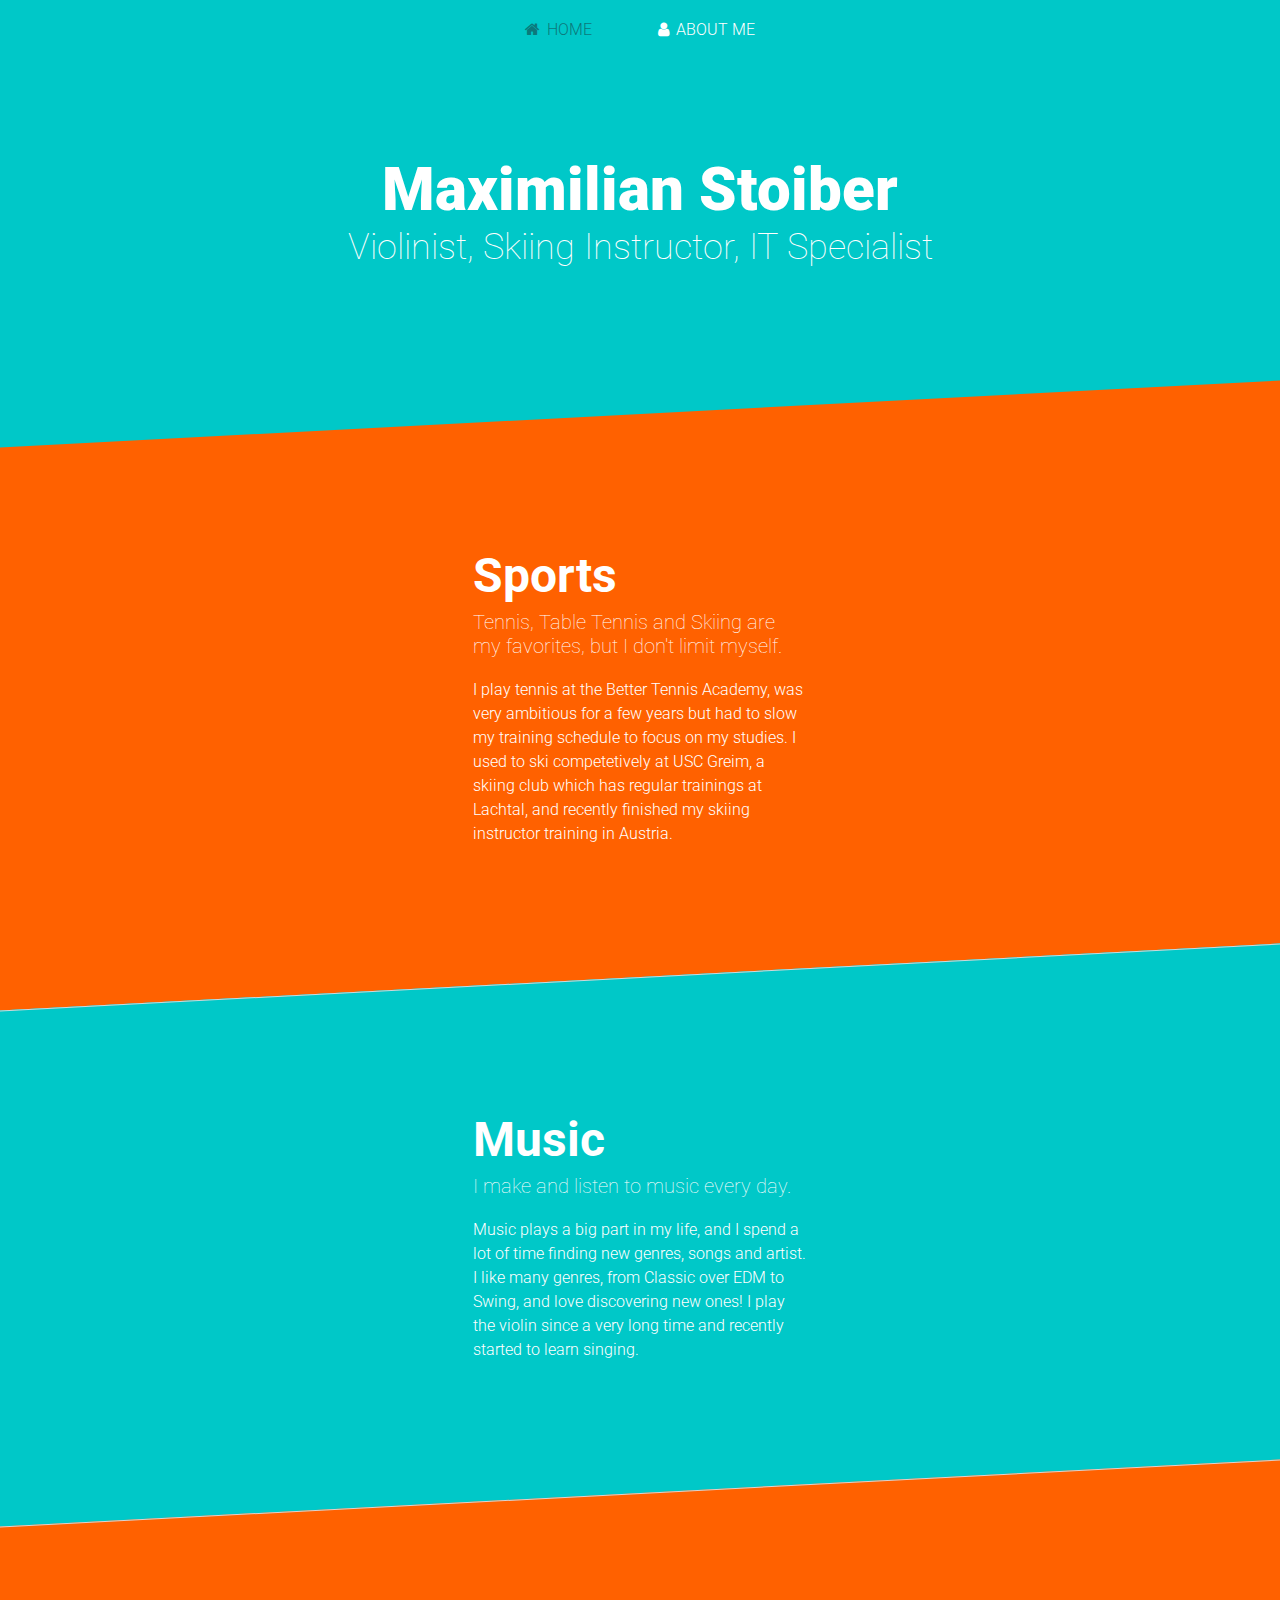
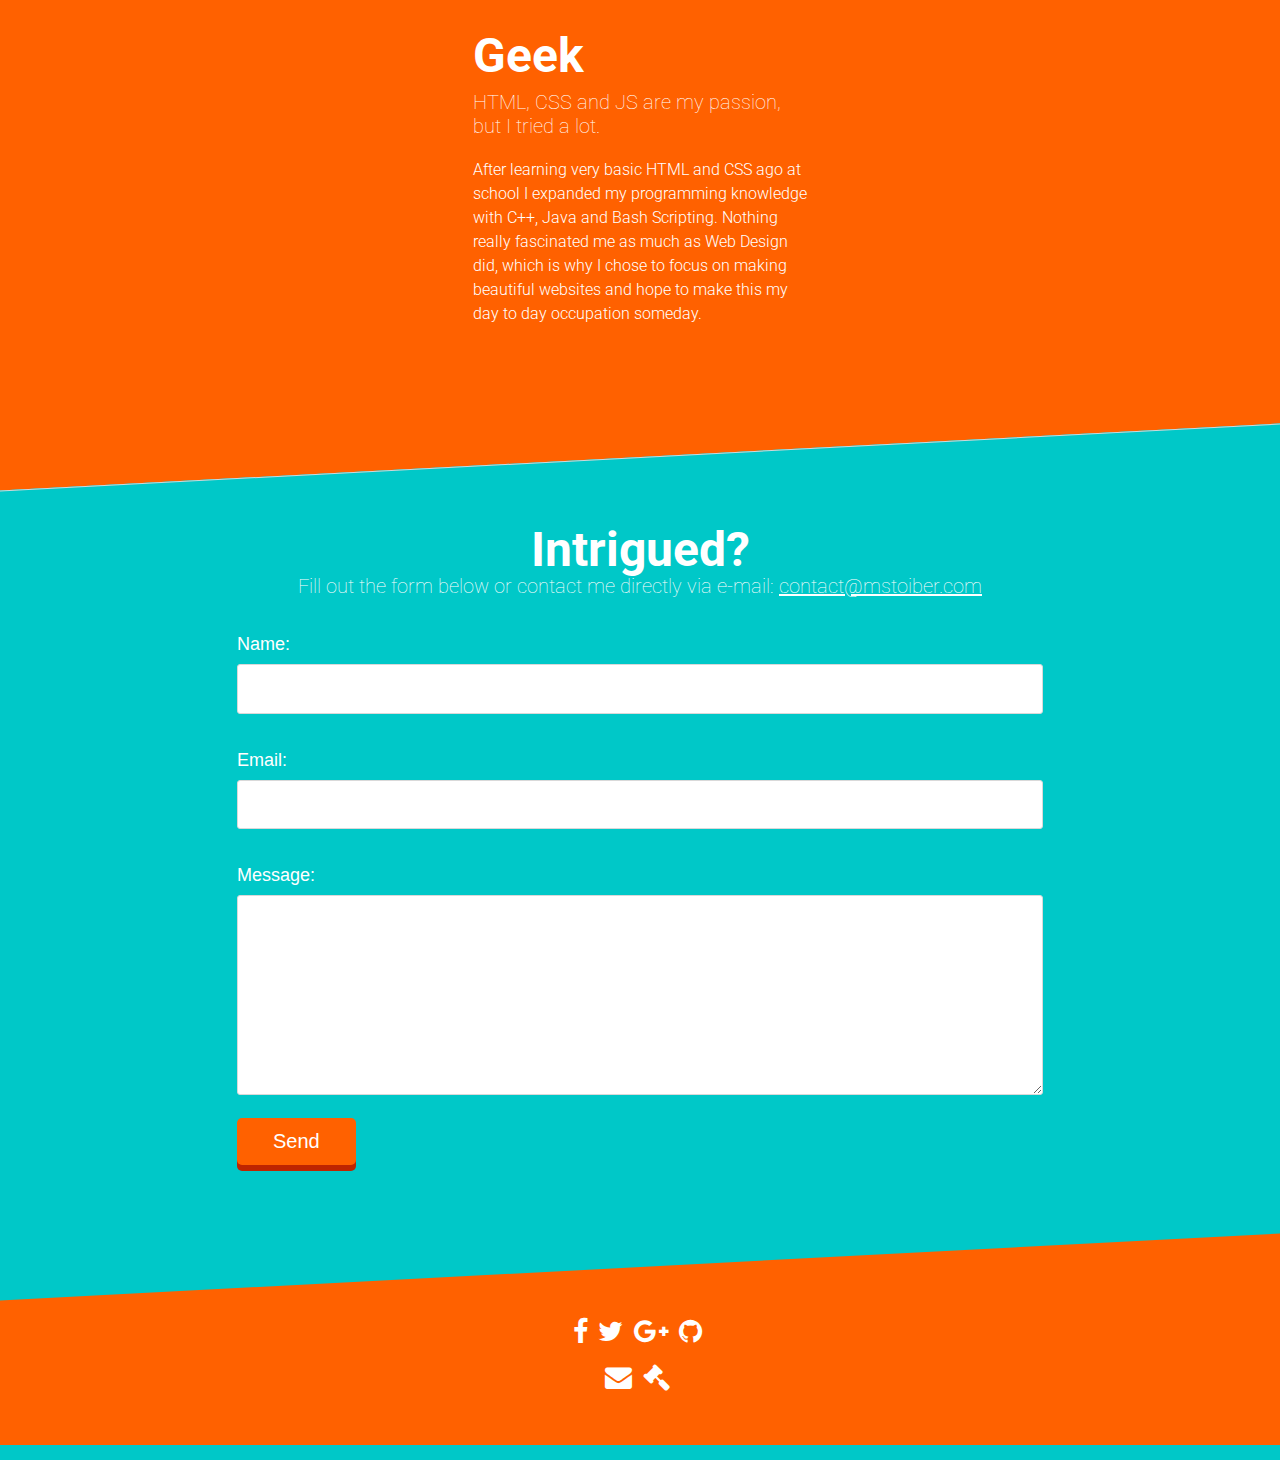
<file: about.html>
<!doctype html>
<html lang="en">
<head>
	<script src="js/jquery-2.1.0.min.js"></script>

	<meta charset="UTF-8">
	<meta name="viewport" content="width=device-width,height=device-height,initial-scale=1,minimum-scale=1,maximum-scale=1"/>
	<link rel="shortcut icon" href="favicon.ico" type="image/x-icon" />
	<meta name="description" content="Webdesign exactly to your needs - I make your ideas come to life">
	<link rel="author" href="https://plus.google.com/+MaxStoiber" />
	<meta property="og:title" content="Maximilian Stoiber"/>
	<meta property="og:description" content="Maximilian Stoibers Personal Website, including Information About him and his Portfolio"/>
	<meta property="og:image" content="http://www.mstoiber.com/img/bild03_square.jpg"/>

	<link rel="stylesheet" href="css/normalize.css">
	<link rel="stylesheet" href="css/grid.css">
	<link rel="stylesheet" href="css/style.css">
	<link rel="stylesheet" href="css/about.css">
	<link href="//netdna.bootstrapcdn.com/font-awesome/4.1.0/css/font-awesome.min.css" rel="stylesheet">
	<link href='http://fonts.googleapis.com/css?family=Roboto:100,300,700,900' rel='stylesheet' type='text/css'>
	

	<title>Maximilian Stoiber Webdesign</title>
</head>
<body>

	<!-- Start Navbar -->
	<header class="slide slideRight">
			<ul id="navToggle" class="burger slideRight">
				<li></li><li></li><li></li>
			</ul>
	</header>

	<nav class="slide slideLeft">
		<ul>
			<li><a href="index.html"><i class="fa fa-home"></i>HOME</a></li>
			<li><a href="about.html" class="active"><i class="fa fa-user"></i>ABOUT ME</a></li>
			<!-- <li><a href="#"><i class="fa fa-suitcase"></i>WORK</a></li> -->
		</ul>
	</nav>
	<!-- End Navbar -->
	
	
	<div class="content slide slideRight">
		<!-- Begin Front Page -->
		<section id="frontpage" role="banner">
			<div class="grid-container">
				<h1 class="fptext title">Maximilian Stoiber</h1>
				<h2 class="fptext subtitle">Violinist, Skiing Instructor, IT Specialist</h2>
			</div>
		</section>
		<!-- End Front Page -->

		<!-- Begin Skills -->
		<div role="main">
			<section class="skills">
				<div class="grid-container">
					<div class="grid-30 suffix-35 prefix-35">
						<h1>Sports</h1>
						<h3>Tennis, Table Tennis and Skiing are my favorites, but I don't limit myself.</h3>
						<p>I play tennis at the Better Tennis Academy, was very ambitious for a few years but had to slow my training schedule to focus on my studies. I used to ski competetively at USC Greim, a skiing club which has regular trainings at Lachtal, and recently finished my skiing instructor training in Austria.</p>
					</div>
				</div>
			</section>
			<section class="skills cyan">
				<div class="grid-container">
					<div class="grid-30 suffix-35 prefix-35">
						<h1>Music</h1>
						<h3>I make and listen to music every day.</h3>
						<p>Music plays a big part in my life, and I spend a lot of time finding new genres, songs and artist. I like many genres, from Classic over EDM to Swing, and love discovering new ones! I play the violin since a very long time and recently started to learn singing.</p>
					</div>
				</div>
			</section>
			<section class="skills">
				<div class="grid-container">
					<div class="grid-30 suffix-35 prefix-35">
						<h1>Geek</h1>
						<h3>HTML, CSS and JS are my passion, but I tried a lot.</h3>
						<p>After learning very basic HTML and CSS ago at school I expanded my programming knowledge with C++, Java and Bash Scripting. Nothing really fascinated me as much as Web Design did, which is why I chose to focus on making beautiful websites and hope to make this my day to day occupation someday.</p>
					</div>
				</div>
			</section>
		</div>
		<!-- End Skills -->

		<!-- Begin Contact -->
		<section id="contact" role="form">
			<div class="grid-container">
				
				<div class="grid-70 prefix-15 suffix-15">
					<h1>Intrigued?</h1>
				<h3>Fill out the form below or contact me directly via e-mail: <a href="mailto:contact@mstoiber.com">contact@mstoiber.com</a></h3>
					<div class="form-messages"></div>
					<form id="ajax-contact" method="post" action="mailer.php">
					    <div class="field">
					        <label for="name">Name:</label>
					        <input type="text" id="name" name="name" required>
					    </div>

					    <div class="field">
					        <label for="email">Email:</label>
					        <input type="email" id="email" name="email" required>
					    </div>

					    <div class="field">
					        <label for="message">Message:</label>
					        <textarea id="message" name="message" required></textarea>
					    </div>

					    <div class="field">
					        <button type="submit" class="btn-blue btn-callToAction">Send</button>
					    </div>
					</form>
				</div>
			</div>
		</section>
		<!-- End Contact -->

		<!-- Begin Footer -->
		<section id="footer" role="contentinfo">
			<div class="end">
				<ul>
					<li><a href="http://facebook.com/JustStoiber" target="_blank"><i class="fa fa-facebook fa-2x fa-black" title="Facebook" alt="facebook"></i></a></li>

					<li><a href="http://twitter.com/mstoiber05" target="_blank"><i class="fa fa-twitter fa-2x fa-black" title="Twitter" alt="Twitter"></i></a></li>

					<li><a href="http://plus.google.com/+MaxStoiber?rel=author" target="_blank"><i class="fa fa-google-plus fa-2x fa-black" title="Google+" alt="Google+"></i></a></li>

					<li><a href="http://github.com/mstoiber"><i class="fa fa-github fa-2x fa-black" title="GitHub" alt="GitHub"></i></a></li>
				</ul>
				<ul>
					<li><a href="mailto:contact@mstoiber.com" target="_blank"><i class="fa fa-envelope fa-2x fa-black" title="E-Mail" alt="E-Mail"></i></a></li>
					<li><a href="impressum.html"><i class="fa fa-gavel fa-2x fa-black" title="Impressum" alt="Impressum"></i></a></li>
				</ul>
			</div>
		</section>
		<!-- End Footer -->
	</div>

	<script type="text/javascript" src="app.js"></script>
	<script type="text/javascript" src="js/prefixfree.min.js"></script>
	<script type="text/javascript" src="js/skrollr.min.js"></script>
	<script type="text/javascript" src="js/scroll.js"></script>
	<script type="text/javascript" src="js/modernizr.js"></script>
	<script>
	  (function(i,s,o,g,r,a,m){i['GoogleAnalyticsObject']=r;i[r]=i[r]||function(){
	  (i[r].q=i[r].q||[]).push(arguments)},i[r].l=1*new Date();a=s.createElement(o),
	  m=s.getElementsByTagName(o)[0];a.async=1;a.src=g;m.parentNode.insertBefore(a,m)
	  })(window,document,'script','//www.google-analytics.com/analytics.js','ga');
	  ga('create', 'UA-49258834-1', 'auto');
	  ga('send', 'pageview');
	</script>
	<script type="text/javascript">
		if (typeof jQuery == 'undefined')
			document.write(unescape("%3Cscript src='js/jquery-2.1.0.min.js'" + "type='text/javascript'%3E%3C/script%3E"))
	</script>
	<script type="text/javascript" language="javascript" src="js/trunk.js"></script>
	</body>
</html>
</file>
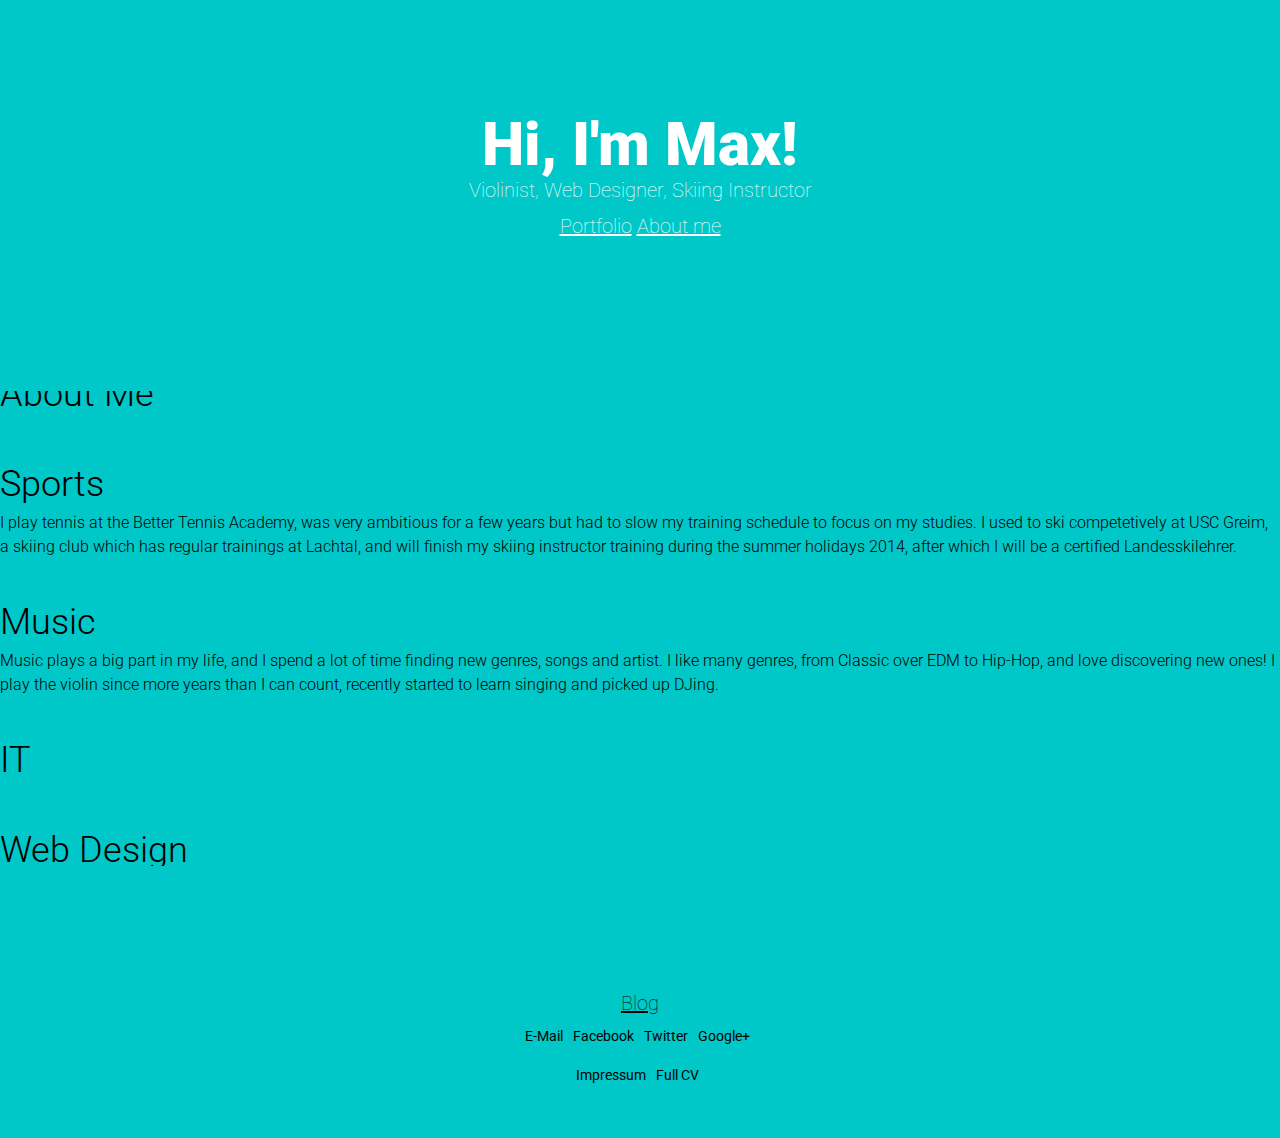
<file: aboutme.html>
<!doctype html>
<html lang="en">
<head>
	<meta charset="UTF-8">
	<meta name="viewport" content="width=device-width, user-scalable=no">
	<meta name=”description” content=”Maximilian Stoibers personal Website, including his personal blog”>
	<link rel=”author” href=”https://plus.google.com/+MaxStoiber“/>
	<meta property=”og:title” content=”Maximilian Stoibers personal website”/>
	<meta property=”og:description” content=”Maximilian Stoibers personal website, including his awesome blog with highly informative articles”/>
	<meta property=”og:image” content=”http://www.mstoiber.com/img/bild04_square.jpg”/>

	<link rel="stylesheet" href="css/normalize.css">
	<link rel="stylesheet" href="css/style.css">
	<link href='http://fonts.googleapis.com/css?family=Roboto:400,700|Source+Sans+Pro|Roboto+Slab:300' rel='stylesheet' type='text/css'>
	<title>Maximilian Stoiber</title>
</head>
<body>

	<!-- Begin Front Page -->
	<div id="frontpage">
		<div class="prob">
			<h1 class="fptext title">Hi, I'm Max!</h1>
			<h3 class="fptext subtitle">Violinist, Web Designer, Skiing Instructor</p>
			<a href="#work" class="btn">Portfolio</a>
			<a href="#aboutme" class="btn">About me</a>
		</div>
	</div>
	<!-- End Front Page -->

	<div class="main">

		<!-- Begin Main Area -->
		<div class="three">
			<h2 class="heading">About Me</h2>
		</div>
		<div class="three">
			<h2 class="subheading">Sports</h2>
			<p>I play tennis at the Better Tennis Academy, was very ambitious for a few years but had to slow my training schedule to focus on my studies. I used to ski competetively at USC Greim, a skiing club which has regular trainings at Lachtal, and will finish my skiing instructor training during the summer holidays 2014, after which I will be a certified Landesskilehrer.</p>
		</div>
		<div class="three">
			<h2 class="subheading">Music</h2>
			<p>Music plays a big part in my life, and I spend a lot of time finding new genres, songs and artist. I like many genres, from Classic over EDM to Hip-Hop, and love discovering new ones! I play the violin since more years than I can count, recently started to learn singing and picked up DJing.</p>
		</div>
		<div class="three">
			<h2 class="heading" id="work">IT</h2>
		</div>
		<div class="three">
			<h2 class="subheading">Web Design</h2>
			<p>After learning very basic HTML and CSS ago at school, I tried my hand on Java and C++, but my heart always was with heads and bodies, classes and IDs. I found Twitter Bootstrap a few years later, and from there on I learned as much as I could.</p>
		</div>
		<!-- End Main Area -->

		<!-- Begin Footer -->
		<div id="footer">
			<div class="end">
				<h3 class="cap"><a href="blog.html">Blog</a></h3>
				<ul>
					<li><a href="mailto:contact@mstoiber.com" target="_blank">E-Mail</a></li>
					<li><a href="http://facebook.com/JustStoiber" target="_blank">Facebook</a></li>
					<li><a href="http://twitter.com/mstoiber05" target="_blank">Twitter</a></li>
					<li><a href="http://plus.google.com/+MaxStoiber" target="_blank">Google+</a></li>
				</ul>
			</div>
			<div class="end">
				<ul>
					<li><a href="impressum.html">Impressum</a></li>
					<li><a href="cv.pdf">Full CV</a></li>
				</ul>
			</div>
		</div>
		<!-- End Footer -->

	</div> <!-- .main -->
</body>
</html>
</file>
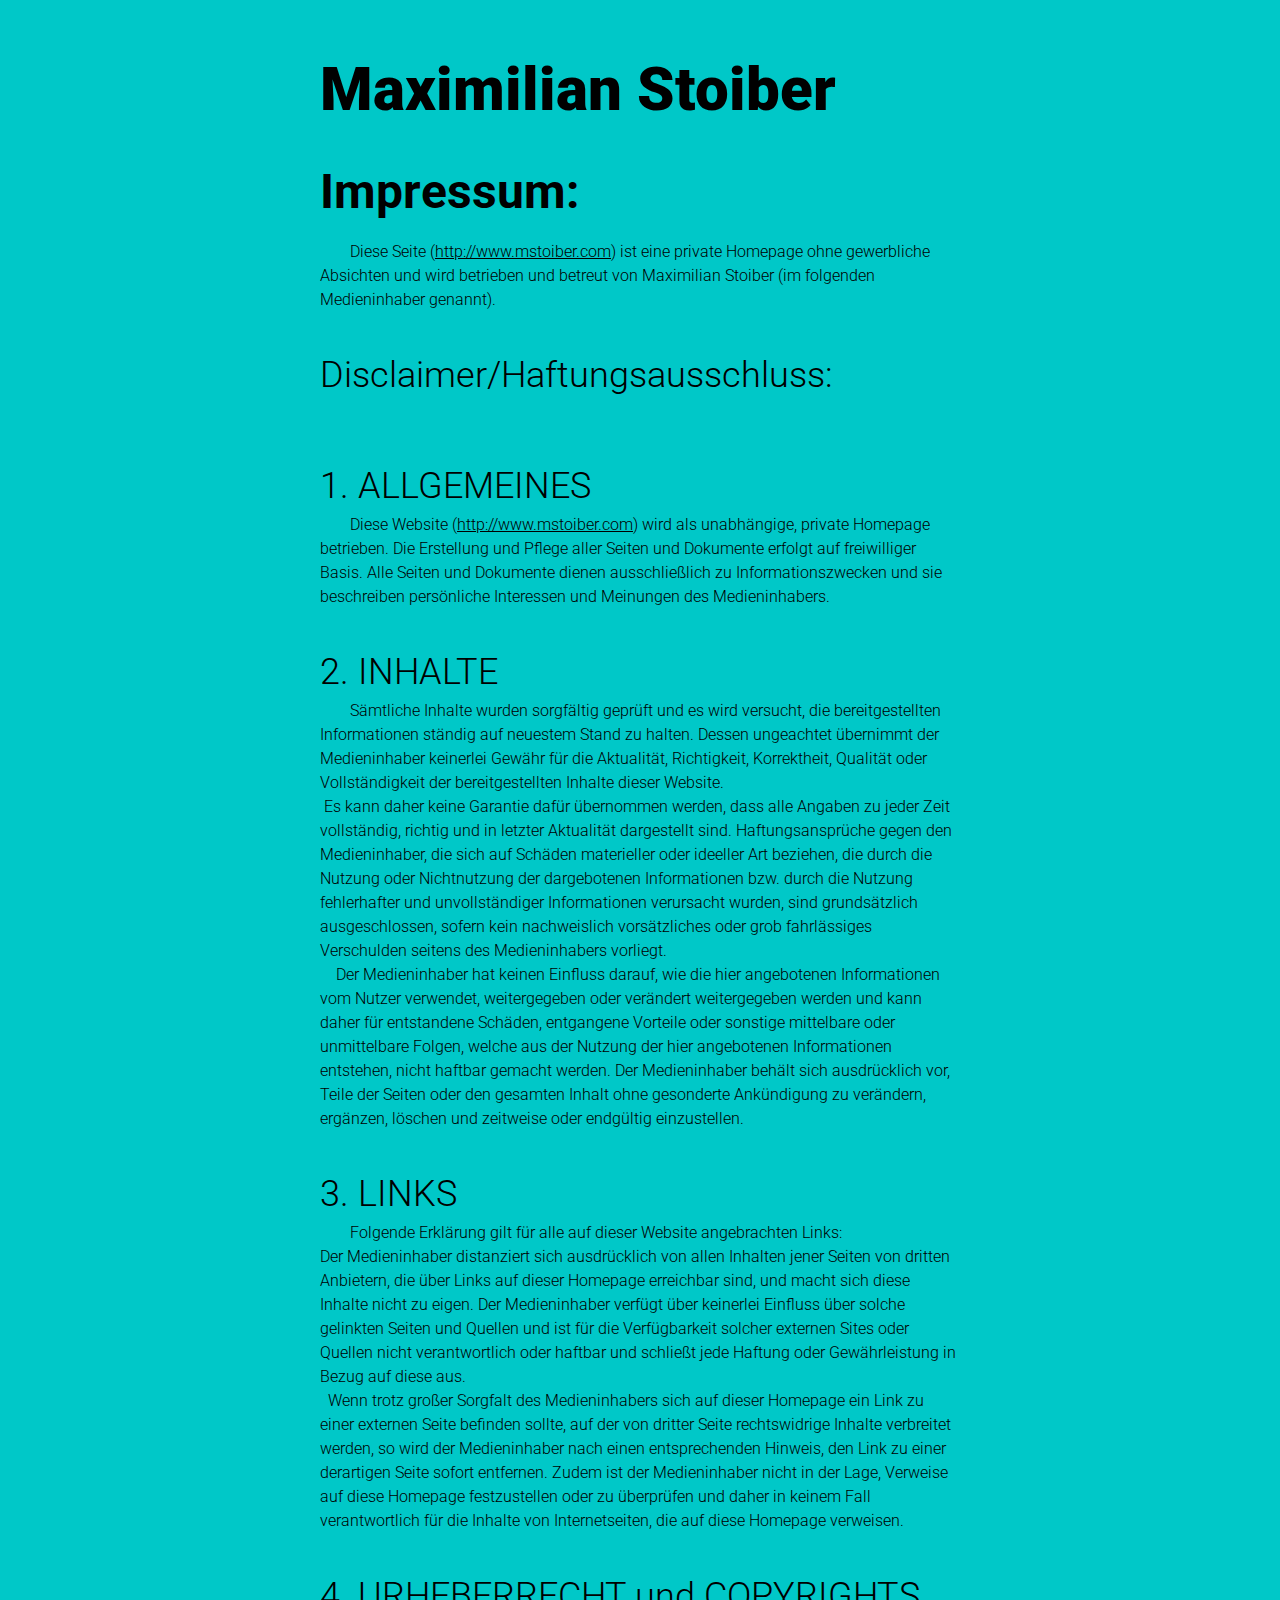
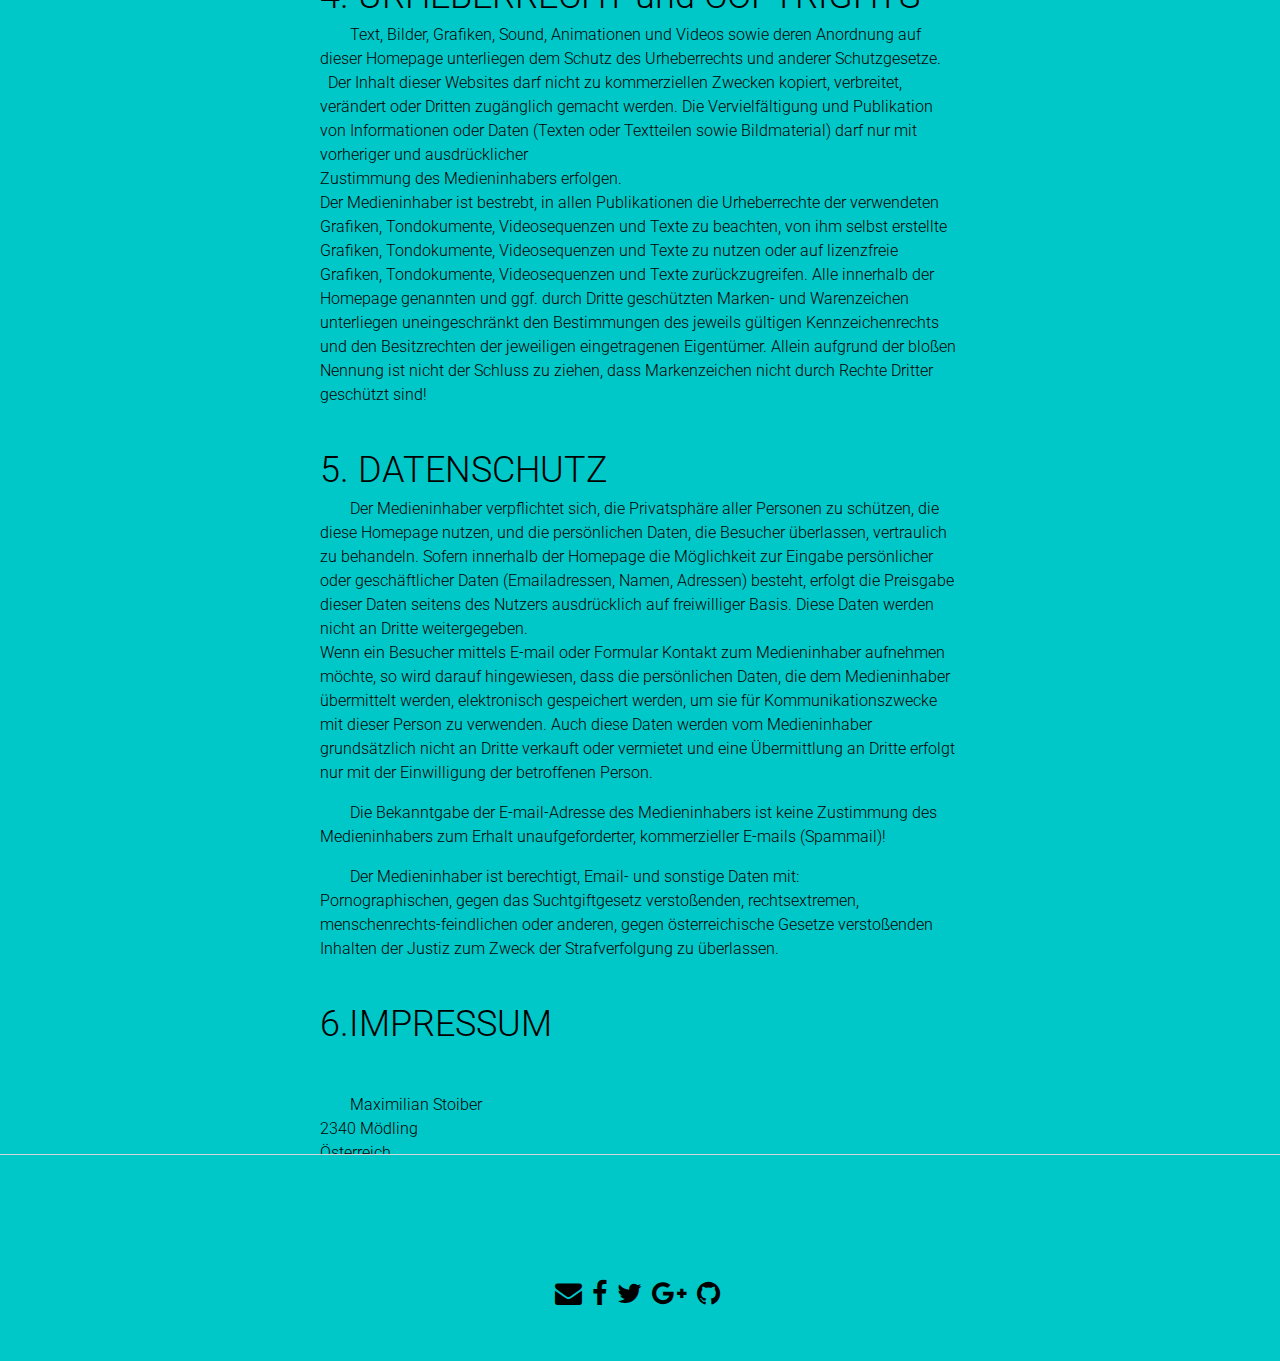
<file: impressum.html>
<!doctype html>
<html lang="en">
<head>
  <meta charset="UTF-8">
  <meta name="viewport"content="width=device-width,initial-scale=1,minimum-scale=1,maximum-scale=1"/>
  <link rel="shortcut icon" href="favicon.ico" type="image/x-icon" />

  <link rel="stylesheet" href="css/normalize.css">
  <link rel="stylesheet" href="css/style.css">
  <link rel="stylesheet" href="css/grid.css">
  <link rel="stylesheet" href="css/impressum.css">
  <link href="//netdna.bootstrapcdn.com/font-awesome/4.0.3/css/font-awesome.css" rel="stylesheet">

  <link href='http://fonts.googleapis.com/css?family=Roboto:100,300,700' rel='stylesheet' type='text/css'>

  <title>Maximilian Stoiber</title>
</head>
<body>
  <div class="main">

    <h1 class="title" id="logo">Maximilian Stoiber</h1>
    
    <!-- Begin Impressum -->
    <h1 class="heading">Impressum:&nbsp;&nbsp;&nbsp;</h1>
    <p>Diese Seite (<a href="http://www.mstoiber.com" target="_blank" style="text-transform: none;">http://www.mstoiber.com</a>) ist eine private Homepage ohne gewerbliche Absichten und wird betrieben und betreut von Maximilian Stoiber (im folgenden Medieninhaber genannt).</p>

    <h2 class="heading">Disclaimer/Haftungsausschluss:</h2><br />
    <h2 class="heading">1. ALLGEMEINES</h2>
      <p>Diese Website (<a href="http://www.mstoiber.com" target="_blank" style="text-transform: none;">http://www.mstoiber.com</a>) wird als unabh&auml;ngige, private Homepage betrieben. Die Erstellung und Pflege aller Seiten und Dokumente erfolgt auf freiwilliger Basis. Alle Seiten und Dokumente dienen ausschlie&szlig;lich zu Informationszwecken und sie beschreiben pers&ouml;nliche Interessen und Meinungen des Medieninhabers.</p>

    <h2 class="heading">2. INHALTE</h2>
      <p>S&auml;mtliche Inhalte wurden sorgf&auml;ltig gepr&uuml;ft und es wird versucht, die bereitgestellten Informationen st&auml;ndig auf neuestem Stand zu halten. Dessen ungeachtet &uuml;bernimmt der Medieninhaber keinerlei Gew&auml;hr f&uuml;r die Aktualit&auml;t, Richtigkeit, Korrektheit, Qualit&auml;t oder Vollst&auml;ndigkeit der bereitgestellten Inhalte dieser Website.<br />
      &nbsp;Es kann daher keine Garantie daf&uuml;r &uuml;bernommen werden, dass alle Angaben zu jeder Zeit vollst&auml;ndig, richtig und in letzter Aktualit&auml;t dargestellt sind. Haftungsanspr&uuml;che gegen den Medieninhaber, die sich auf Sch&auml;den materieller oder ideeller Art beziehen, die durch die Nutzung oder Nichtnutzung der dargebotenen Informationen bzw. durch die Nutzung fehlerhafter und unvollst&auml;ndiger Informationen verursacht wurden, sind grunds&auml;tzlich ausgeschlossen, sofern kein nachweislich vors&auml;tzliches oder grob fahrl&auml;ssiges Verschulden seitens des Medieninhabers vorliegt.<br />
      &nbsp;&nbsp;&nbsp;&nbsp;Der Medieninhaber hat keinen Einfluss darauf, wie die hier angebotenen Informationen vom Nutzer verwendet, weitergegeben oder ver&auml;ndert weitergegeben werden und kann daher f&uuml;r entstandene Sch&auml;den, entgangene Vorteile oder sonstige mittelbare oder unmittelbare Folgen, welche aus der Nutzung der hier angebotenen Informationen entstehen, nicht haftbar gemacht werden. Der Medieninhaber beh&auml;lt sich ausdr&uuml;cklich vor, Teile der Seiten oder den gesamten Inhalt ohne gesonderte Ank&uuml;ndigung zu ver&auml;ndern, erg&auml;nzen, l&ouml;schen und zeitweise oder endg&uuml;ltig einzustellen.</p>

    <h2 class="heading">3. LINKS</h2>
      <p>Folgende Erkl&auml;rung gilt f&uuml;r alle auf dieser Website angebrachten Links:<br />
      Der Medieninhaber distanziert sich ausdr&uuml;cklich von allen Inhalten jener Seiten von dritten Anbietern, die &uuml;ber Links auf dieser Homepage erreichbar sind, und macht sich diese Inhalte nicht zu eigen. Der Medieninhaber verf&uuml;gt &uuml;ber keinerlei Einfluss &uuml;ber solche gelinkten Seiten und Quellen und ist f&uuml;r die Verf&uuml;gbarkeit solcher externen Sites oder Quellen nicht verantwortlich oder haftbar und schlie&szlig;t jede Haftung oder Gew&auml;hrleistung in Bezug auf diese aus.<br />
      &nbsp;&nbsp;Wenn trotz gro&szlig;er Sorgfalt des Medieninhabers sich auf dieser Homepage ein Link zu einer externen Seite befinden sollte, auf der von dritter Seite rechtswidrige Inhalte verbreitet werden, so wird der Medieninhaber nach einen entsprechenden Hinweis, den Link zu einer derartigen Seite sofort entfernen. Zudem ist der Medieninhaber nicht in der Lage, Verweise auf diese Homepage festzustellen oder zu &uuml;berpr&uuml;fen und daher in keinem Fall verantwortlich f&uuml;r die Inhalte von Internetseiten, die auf diese Homepage verweisen.</p>

    <h2 class="heading">4. URHEBERRECHT und COPYRIGHTS</h2>
      <p>Text, Bilder, Grafiken, Sound, Animationen und Videos sowie deren Anordnung auf dieser Homepage unterliegen dem Schutz des Urheberrechts und anderer Schutzgesetze.<br />
      &nbsp;&nbsp;Der Inhalt dieser Websites darf nicht zu kommerziellen Zwecken kopiert, verbreitet, ver&auml;ndert oder Dritten zug&auml;nglich gemacht werden. Die Vervielf&auml;ltigung und Publikation von Informationen oder Daten (Texten oder Textteilen sowie Bildmaterial) darf nur mit vorheriger und ausdr&uuml;cklicher<br />
      Zustimmung des Medieninhabers erfolgen.<br />
      Der Medieninhaber ist bestrebt, in allen Publikationen die Urheberrechte der verwendeten Grafiken, Tondokumente, Videosequenzen und Texte zu beachten, von ihm selbst erstellte Grafiken, Tondokumente, Videosequenzen und Texte zu nutzen oder auf lizenzfreie Grafiken, Tondokumente, Videosequenzen und Texte zur&uuml;ckzugreifen. Alle innerhalb der Homepage genannten und ggf. durch Dritte gesch&uuml;tzten Marken- und Warenzeichen unterliegen uneingeschr&auml;nkt den Bestimmungen des jeweils g&uuml;ltigen Kennzeichenrechts und den Besitzrechten der jeweiligen eingetragenen Eigent&uuml;mer. Allein aufgrund der blo&szlig;en Nennung ist nicht der Schluss zu ziehen, dass Markenzeichen nicht durch Rechte Dritter gesch&uuml;tzt sind! </p>

    <h2 class="heading">5. DATENSCHUTZ</h2>
      <p>Der Medieninhaber verpflichtet sich, die Privatsph&auml;re aller Personen zu sch&uuml;tzen, die diese Homepage nutzen, und die pers&ouml;nlichen Daten, die Besucher &uuml;berlassen, vertraulich zu behandeln. Sofern innerhalb der Homepage die M&ouml;glichkeit zur Eingabe pers&ouml;nlicher oder gesch&auml;ftlicher Daten (Emailadressen, Namen, Adressen) besteht, erfolgt die Preisgabe dieser Daten seitens des Nutzers ausdr&uuml;cklich auf freiwilliger Basis. Diese Daten werden nicht an Dritte weitergegeben.<br />
      Wenn ein Besucher mittels E-mail oder Formular Kontakt zum Medieninhaber aufnehmen m&ouml;chte, so wird darauf hingewiesen, dass die pers&ouml;nlichen Daten, die dem Medieninhaber &uuml;bermittelt werden, elektronisch gespeichert werden, um sie f&uuml;r Kommunikationszwecke mit dieser Person zu verwenden. Auch diese Daten werden vom Medieninhaber grunds&auml;tzlich nicht an Dritte verkauft oder vermietet und eine &Uuml;bermittlung an Dritte erfolgt nur mit der Einwilligung der betroffenen Person.</p>
    <p>Die Bekanntgabe der E-mail-Adresse des Medieninhabers ist keine Zustimmung des Medieninhabers zum Erhalt unaufgeforderter, kommerzieller E-mails (Spammail)!</p>
    <p>Der Medieninhaber ist berechtigt, Email- und sonstige Daten mit:<br />
      Pornographischen, gegen das Suchtgiftgesetz versto&szlig;enden, rechtsextremen, menschenrechts-feindlichen oder anderen, gegen &ouml;sterreichische Gesetze versto&szlig;enden Inhalten der Justiz zum Zweck der Strafverfolgung zu &uuml;berlassen.</p>

    <h2 class="heading">6.IMPRESSUM</h2><br /><br />
      <p>Maximilian Stoiber<br />
      2340 Mödling<br />
      Österreich<br />
      E-Mail: contact {at} mstoiber.com<br />
      Tel.: +43 664 2324261<br />
    <!-- End Impressum -->

  </div> <!-- .main -->

  <!-- Begin Footer -->
  <section id="footer">
    <div class="end">
      <ul>
        <li><a href="mailto:contact@mstoiber.com" target="_blank"><i class="fa fa-envelope fa-2x fa-blue fa-hover" title="E-Mail"></i></a></li>
        <li><a href="http://facebook.com/JustStoiber" target="_blank"><i class="fa fa-facebook fa-2x fa-blue fa-hover" title="Facebook"></i></a></li>
        <li><a href="http://twitter.com/mstoiber05" target="_blank"><i class="fa fa-twitter fa-2x fa-blue fa-hover" title="Twitter"></i></a></li>
        <li><a href="http://plus.google.com/+MaxStoiber" target="_blank"><i class="fa fa-google-plus fa-2x fa-blue fa-hover" title"Google Plus"></i></a></li>
        <li><a href="http://github.com/mstoiber"><i class="fa fa-github fa-2x fa-blue fa-hover" title="GitHub"></i></a></li>
      </ul>
    </div>
  </section>
  <!-- End Footer -->
</body>
</html>
</file>
<file: css/grid.css>
/* ============================================ */
/* This file has a mobile-to-desktop breakpoint */
/* ============================================ */
@media screen and (max-width: 400px) {
  @-ms-viewport {
    width: 320px;
}
}
.clear {
  clear: both;
  display: block;
  overflow: hidden;
  visibility: hidden;
  width: 0;
  height: 0;
}

.grid-container:before, .grid-5:before, .mobile-grid-5:before, .grid-10:before, .mobile-grid-10:before, .grid-15:before, .mobile-grid-15:before, .grid-20:before, .mobile-grid-20:before, .grid-25:before, .mobile-grid-25:before, .grid-30:before, .mobile-grid-30:before, .grid-35:before, .mobile-grid-35:before, .grid-40:before, .mobile-grid-40:before, .grid-45:before, .mobile-grid-45:before, .grid-50:before, .mobile-grid-50:before, .grid-55:before, .mobile-grid-55:before, .grid-60:before, .mobile-grid-60:before, .grid-65:before, .mobile-grid-65:before, .grid-70:before, .mobile-grid-70:before, .grid-75:before, .mobile-grid-75:before, .grid-80:before, .mobile-grid-80:before, .grid-85:before, .mobile-grid-85:before, .grid-90:before, .mobile-grid-90:before, .grid-95:before, .mobile-grid-95:before, .grid-100:before, .mobile-grid-100:before, .grid-33:before, .mobile-grid-33:before, .grid-66:before, .mobile-grid-66:before, .clearfix:before,
.grid-container:after,
.grid-5:after,
.mobile-grid-5:after,
.grid-10:after,
.mobile-grid-10:after,
.grid-15:after,
.mobile-grid-15:after,
.grid-20:after,
.mobile-grid-20:after,
.grid-25:after,
.mobile-grid-25:after,
.grid-30:after,
.mobile-grid-30:after,
.grid-35:after,
.mobile-grid-35:after,
.grid-40:after,
.mobile-grid-40:after,
.grid-45:after,
.mobile-grid-45:after,
.grid-50:after,
.mobile-grid-50:after,
.grid-55:after,
.mobile-grid-55:after,
.grid-60:after,
.mobile-grid-60:after,
.grid-65:after,
.mobile-grid-65:after,
.grid-70:after,
.mobile-grid-70:after,
.grid-75:after,
.mobile-grid-75:after,
.grid-80:after,
.mobile-grid-80:after,
.grid-85:after,
.mobile-grid-85:after,
.grid-90:after,
.mobile-grid-90:after,
.grid-95:after,
.mobile-grid-95:after,
.grid-100:after,
.mobile-grid-100:after,
.grid-33:after,
.mobile-grid-33:after,
.grid-66:after,
.mobile-grid-66:after,
.clearfix:after {
  content: ".";
  display: block;
  overflow: hidden;
  visibility: hidden;
  font-size: 0;
  line-height: 0;
  width: 0;
  height: 0;
}

.grid-container:after, .grid-5:after, .mobile-grid-5:after, .grid-10:after, .mobile-grid-10:after, .grid-15:after, .mobile-grid-15:after, .grid-20:after, .mobile-grid-20:after, .grid-25:after, .mobile-grid-25:after, .grid-30:after, .mobile-grid-30:after, .grid-35:after, .mobile-grid-35:after, .grid-40:after, .mobile-grid-40:after, .grid-45:after, .mobile-grid-45:after, .grid-50:after, .mobile-grid-50:after, .grid-55:after, .mobile-grid-55:after, .grid-60:after, .mobile-grid-60:after, .grid-65:after, .mobile-grid-65:after, .grid-70:after, .mobile-grid-70:after, .grid-75:after, .mobile-grid-75:after, .grid-80:after, .mobile-grid-80:after, .grid-85:after, .mobile-grid-85:after, .grid-90:after, .mobile-grid-90:after, .grid-95:after, .mobile-grid-95:after, .grid-100:after, .mobile-grid-100:after, .grid-33:after, .mobile-grid-33:after, .grid-66:after, .mobile-grid-66:after, .clearfix:after {
  clear: both;
}

.grid-container {
  margin-left: auto;
  margin-right: auto;
  max-width: 1200px;
  padding-left: 10px;
  padding-right: 10px;
}

.grid-5, .mobile-grid-5, .grid-10, .mobile-grid-10, .grid-15, .mobile-grid-15, .grid-20, .mobile-grid-20, .grid-25, .mobile-grid-25, .grid-30, .mobile-grid-30, .grid-35, .mobile-grid-35, .grid-40, .mobile-grid-40, .grid-45, .mobile-grid-45, .grid-50, .mobile-grid-50, .grid-55, .mobile-grid-55, .grid-60, .mobile-grid-60, .grid-65, .mobile-grid-65, .grid-70, .mobile-grid-70, .grid-75, .mobile-grid-75, .grid-80, .mobile-grid-80, .grid-85, .mobile-grid-85, .grid-90, .mobile-grid-90, .grid-95, .mobile-grid-95, .grid-100, .mobile-grid-100, .grid-33, .mobile-grid-33, .grid-66, .mobile-grid-66 {
  -moz-box-sizing: border-box;
  -webkit-box-sizing: border-box;
  box-sizing: border-box;
  padding-left: 10px;
  padding-right: 10px;
}

.grid-parent {
  padding-left: 0;
  padding-right: 0;
}

@media screen and (max-width: 767px) {
  .mobile-push-5, .mobile-pull-5, .mobile-push-10, .mobile-pull-10, .mobile-push-15, .mobile-pull-15, .mobile-push-20, .mobile-pull-20, .mobile-push-25, .mobile-pull-25, .mobile-push-30, .mobile-pull-30, .mobile-push-35, .mobile-pull-35, .mobile-push-40, .mobile-pull-40, .mobile-push-45, .mobile-pull-45, .mobile-push-50, .mobile-pull-50, .mobile-push-55, .mobile-pull-55, .mobile-push-60, .mobile-pull-60, .mobile-push-65, .mobile-pull-65, .mobile-push-70, .mobile-pull-70, .mobile-push-75, .mobile-pull-75, .mobile-push-80, .mobile-pull-80, .mobile-push-85, .mobile-pull-85, .mobile-push-90, .mobile-pull-90, .mobile-push-95, .mobile-pull-95, .mobile-push-33, .mobile-pull-33, .mobile-push-66, .mobile-pull-66 {
    position: relative;
  }

  .hide-on-mobile {
    display: none !important;
  }

  .mobile-grid-5 {
    float: left;
    width: 5%;
  }

  .mobile-prefix-5 {
    margin-left: 5%;
  }

  .mobile-suffix-5 {
    margin-right: 5%;
  }

  .mobile-push-5 {
    left: 5%;
  }

  .mobile-pull-5 {
    left: -5%;
  }

  .mobile-grid-10 {
    float: left;
    width: 10%;
  }

  .mobile-prefix-10 {
    margin-left: 10%;
  }

  .mobile-suffix-10 {
    margin-right: 10%;
  }

  .mobile-push-10 {
    left: 10%;
  }

  .mobile-pull-10 {
    left: -10%;
  }

  .mobile-grid-15 {
    float: left;
    width: 15%;
  }

  .mobile-prefix-15 {
    margin-left: 15%;
  }

  .mobile-suffix-15 {
    margin-right: 15%;
  }

  .mobile-push-15 {
    left: 15%;
  }

  .mobile-pull-15 {
    left: -15%;
  }

  .mobile-grid-20 {
    float: left;
    width: 20%;
  }

  .mobile-prefix-20 {
    margin-left: 20%;
  }

  .mobile-suffix-20 {
    margin-right: 20%;
  }

  .mobile-push-20 {
    left: 20%;
  }

  .mobile-pull-20 {
    left: -20%;
  }

  .mobile-grid-25 {
    float: left;
    width: 25%;
  }

  .mobile-prefix-25 {
    margin-left: 25%;
  }

  .mobile-suffix-25 {
    margin-right: 25%;
  }

  .mobile-push-25 {
    left: 25%;
  }

  .mobile-pull-25 {
    left: -25%;
  }

  .mobile-grid-30 {
    float: left;
    width: 30%;
  }

  .mobile-prefix-30 {
    margin-left: 30%;
  }

  .mobile-suffix-30 {
    margin-right: 30%;
  }

  .mobile-push-30 {
    left: 30%;
  }

  .mobile-pull-30 {
    left: -30%;
  }

  .mobile-grid-35 {
    float: left;
    width: 35%;
  }

  .mobile-prefix-35 {
    margin-left: 35%;
  }

  .mobile-suffix-35 {
    margin-right: 35%;
  }

  .mobile-push-35 {
    left: 35%;
  }

  .mobile-pull-35 {
    left: -35%;
  }

  .mobile-grid-40 {
    float: left;
    width: 40%;
  }

  .mobile-prefix-40 {
    margin-left: 40%;
  }

  .mobile-suffix-40 {
    margin-right: 40%;
  }

  .mobile-push-40 {
    left: 40%;
  }

  .mobile-pull-40 {
    left: -40%;
  }

  .mobile-grid-45 {
    float: left;
    width: 45%;
  }

  .mobile-prefix-45 {
    margin-left: 45%;
  }

  .mobile-suffix-45 {
    margin-right: 45%;
  }

  .mobile-push-45 {
    left: 45%;
  }

  .mobile-pull-45 {
    left: -45%;
  }

  .mobile-grid-50 {
    float: left;
    width: 50%;
  }

  .mobile-prefix-50 {
    margin-left: 50%;
  }

  .mobile-suffix-50 {
    margin-right: 50%;
  }

  .mobile-push-50 {
    left: 50%;
  }

  .mobile-pull-50 {
    left: -50%;
  }

  .mobile-grid-55 {
    float: left;
    width: 55%;
  }

  .mobile-prefix-55 {
    margin-left: 55%;
  }

  .mobile-suffix-55 {
    margin-right: 55%;
  }

  .mobile-push-55 {
    left: 55%;
  }

  .mobile-pull-55 {
    left: -55%;
  }

  .mobile-grid-60 {
    float: left;
    width: 60%;
  }

  .mobile-prefix-60 {
    margin-left: 60%;
  }

  .mobile-suffix-60 {
    margin-right: 60%;
  }

  .mobile-push-60 {
    left: 60%;
  }

  .mobile-pull-60 {
    left: -60%;
  }

  .mobile-grid-65 {
    float: left;
    width: 65%;
  }

  .mobile-prefix-65 {
    margin-left: 65%;
  }

  .mobile-suffix-65 {
    margin-right: 65%;
  }

  .mobile-push-65 {
    left: 65%;
  }

  .mobile-pull-65 {
    left: -65%;
  }

  .mobile-grid-70 {
    float: left;
    width: 70%;
  }

  .mobile-prefix-70 {
    margin-left: 70%;
  }

  .mobile-suffix-70 {
    margin-right: 70%;
  }

  .mobile-push-70 {
    left: 70%;
  }

  .mobile-pull-70 {
    left: -70%;
  }

  .mobile-grid-75 {
    float: left;
    width: 75%;
  }

  .mobile-prefix-75 {
    margin-left: 75%;
  }

  .mobile-suffix-75 {
    margin-right: 75%;
  }

  .mobile-push-75 {
    left: 75%;
  }

  .mobile-pull-75 {
    left: -75%;
  }

  .mobile-grid-80 {
    float: left;
    width: 80%;
  }

  .mobile-prefix-80 {
    margin-left: 80%;
  }

  .mobile-suffix-80 {
    margin-right: 80%;
  }

  .mobile-push-80 {
    left: 80%;
  }

  .mobile-pull-80 {
    left: -80%;
  }

  .mobile-grid-85 {
    float: left;
    width: 85%;
  }

  .mobile-prefix-85 {
    margin-left: 85%;
  }

  .mobile-suffix-85 {
    margin-right: 85%;
  }

  .mobile-push-85 {
    left: 85%;
  }

  .mobile-pull-85 {
    left: -85%;
  }

  .mobile-grid-90 {
    float: left;
    width: 90%;
  }

  .mobile-prefix-90 {
    margin-left: 90%;
  }

  .mobile-suffix-90 {
    margin-right: 90%;
  }

  .mobile-push-90 {
    left: 90%;
  }

  .mobile-pull-90 {
    left: -90%;
  }

  .mobile-grid-95 {
    float: left;
    width: 95%;
  }

  .mobile-prefix-95 {
    margin-left: 95%;
  }

  .mobile-suffix-95 {
    margin-right: 95%;
  }

  .mobile-push-95 {
    left: 95%;
  }

  .mobile-pull-95 {
    left: -95%;
  }

  .mobile-grid-33 {
    float: left;
    width: 33.33333%;
  }

  .mobile-prefix-33 {
    margin-left: 33.33333%;
  }

  .mobile-suffix-33 {
    margin-right: 33.33333%;
  }

  .mobile-push-33 {
    left: 33.33333%;
  }

  .mobile-pull-33 {
    left: -33.33333%;
  }

  .mobile-grid-66 {
    float: left;
    width: 66.66667%;
  }

  .mobile-prefix-66 {
    margin-left: 66.66667%;
  }

  .mobile-suffix-66 {
    margin-right: 66.66667%;
  }

  .mobile-push-66 {
    left: 66.66667%;
  }

  .mobile-pull-66 {
    left: -66.66667%;
  }

  .mobile-grid-100 {
    clear: both;
    width: 100%;
  }
}
@media screen and (min-width: 768px) {
  .push-5, .pull-5, .push-10, .pull-10, .push-15, .pull-15, .push-20, .pull-20, .push-25, .pull-25, .push-30, .pull-30, .push-35, .pull-35, .push-40, .pull-40, .push-45, .pull-45, .push-50, .pull-50, .push-55, .pull-55, .push-60, .pull-60, .push-65, .pull-65, .push-70, .pull-70, .push-75, .pull-75, .push-80, .pull-80, .push-85, .pull-85, .push-90, .pull-90, .push-95, .pull-95, .push-33, .pull-33, .push-66, .pull-66 {
    position: relative;
  }

  .hide-on-desktop {
    display: none !important;
  }

  .grid-5 {
    float: left;
    width: 5%;
  }

  .prefix-5 {
    margin-left: 5%;
  }

  .suffix-5 {
    margin-right: 5%;
  }

  .push-5 {
    left: 5%;
  }

  .pull-5 {
    left: -5%;
  }

  .grid-10 {
    float: left;
    width: 10%;
  }

  .prefix-10 {
    margin-left: 10%;
  }

  .suffix-10 {
    margin-right: 10%;
  }

  .push-10 {
    left: 10%;
  }

  .pull-10 {
    left: -10%;
  }

  .grid-15 {
    float: left;
    width: 15%;
  }

  .prefix-15 {
    margin-left: 15%;
  }

  .suffix-15 {
    margin-right: 15%;
  }

  .push-15 {
    left: 15%;
  }

  .pull-15 {
    left: -15%;
  }

  .grid-20 {
    float: left;
    width: 20%;
  }

  .prefix-20 {
    margin-left: 20%;
  }

  .suffix-20 {
    margin-right: 20%;
  }

  .push-20 {
    left: 20%;
  }

  .pull-20 {
    left: -20%;
  }

  .grid-25 {
    float: left;
    width: 25%;
  }

  .prefix-25 {
    margin-left: 25%;
  }

  .suffix-25 {
    margin-right: 25%;
  }

  .push-25 {
    left: 25%;
  }

  .pull-25 {
    left: -25%;
  }

  .grid-30 {
    float: left;
    width: 30%;
  }

  .prefix-30 {
    margin-left: 30%;
  }

  .suffix-30 {
    margin-right: 30%;
  }

  .push-30 {
    left: 30%;
  }

  .pull-30 {
    left: -30%;
  }

  .grid-35 {
    float: left;
    width: 35%;
  }

  .prefix-35 {
    margin-left: 35%;
  }

  .suffix-35 {
    margin-right: 35%;
  }

  .push-35 {
    left: 35%;
  }

  .pull-35 {
    left: -35%;
  }

  .grid-40 {
    float: left;
    width: 40%;
  }

  .prefix-40 {
    margin-left: 40%;
  }

  .suffix-40 {
    margin-right: 40%;
  }

  .push-40 {
    left: 40%;
  }

  .pull-40 {
    left: -40%;
  }

  .grid-45 {
    float: left;
    width: 45%;
  }

  .prefix-45 {
    margin-left: 45%;
  }

  .suffix-45 {
    margin-right: 45%;
  }

  .push-45 {
    left: 45%;
  }

  .pull-45 {
    left: -45%;
  }

  .grid-50 {
    float: left;
    width: 50%;
  }

  .prefix-50 {
    margin-left: 50%;
  }

  .suffix-50 {
    margin-right: 50%;
  }

  .push-50 {
    left: 50%;
  }

  .pull-50 {
    left: -50%;
  }

  .grid-55 {
    float: left;
    width: 55%;
  }

  .prefix-55 {
    margin-left: 55%;
  }

  .suffix-55 {
    margin-right: 55%;
  }

  .push-55 {
    left: 55%;
  }

  .pull-55 {
    left: -55%;
  }

  .grid-60 {
    float: left;
    width: 60%;
  }

  .prefix-60 {
    margin-left: 60%;
  }

  .suffix-60 {
    margin-right: 60%;
  }

  .push-60 {
    left: 60%;
  }

  .pull-60 {
    left: -60%;
  }

  .grid-65 {
    float: left;
    width: 65%;
  }

  .prefix-65 {
    margin-left: 65%;
  }

  .suffix-65 {
    margin-right: 65%;
  }

  .push-65 {
    left: 65%;
  }

  .pull-65 {
    left: -65%;
  }

  .grid-70 {
    float: left;
    width: 70%;
  }

  .prefix-70 {
    margin-left: 70%;
  }

  .suffix-70 {
    margin-right: 70%;
  }

  .push-70 {
    left: 70%;
  }

  .pull-70 {
    left: -70%;
  }

  .grid-75 {
    float: left;
    width: 75%;
  }

  .prefix-75 {
    margin-left: 75%;
  }

  .suffix-75 {
    margin-right: 75%;
  }

  .push-75 {
    left: 75%;
  }

  .pull-75 {
    left: -75%;
  }

  .grid-80 {
    float: left;
    width: 80%;
  }

  .prefix-80 {
    margin-left: 80%;
  }

  .suffix-80 {
    margin-right: 80%;
  }

  .push-80 {
    left: 80%;
  }

  .pull-80 {
    left: -80%;
  }

  .grid-85 {
    float: left;
    width: 85%;
  }

  .prefix-85 {
    margin-left: 85%;
  }

  .suffix-85 {
    margin-right: 85%;
  }

  .push-85 {
    left: 85%;
  }

  .pull-85 {
    left: -85%;
  }

  .grid-90 {
    float: left;
    width: 90%;
  }

  .prefix-90 {
    margin-left: 90%;
  }

  .suffix-90 {
    margin-right: 90%;
  }

  .push-90 {
    left: 90%;
  }

  .pull-90 {
    left: -90%;
  }

  .grid-95 {
    float: left;
    width: 95%;
  }

  .prefix-95 {
    margin-left: 95%;
  }

  .suffix-95 {
    margin-right: 95%;
  }

  .push-95 {
    left: 95%;
  }

  .pull-95 {
    left: -95%;
  }

  .grid-33 {
    float: left;
    width: 33.33333%;
  }

  .prefix-33 {
    margin-left: 33.33333%;
  }

  .suffix-33 {
    margin-right: 33.33333%;
  }

  .push-33 {
    left: 33.33333%;
  }

  .pull-33 {
    left: -33.33333%;
  }

  .grid-66 {
    float: left;
    width: 66.66667%;
  }

  .prefix-66 {
    margin-left: 66.66667%;
  }

  .suffix-66 {
    margin-right: 66.66667%;
  }

  .push-66 {
    left: 66.66667%;
  }

  .pull-66 {
    left: -66.66667%;
  }

  .grid-100 {
    clear: both;
    width: 100%;
  }
}
</file>
<file: css/style.css>
/*
 * Author: Maximilian Stoiber
 */

/* General styles */

	body {
		margin: 0;
		background-color: #00C8C8;

		text-rendering: optimizelegibility;
		
		-webkit-tap-highlight-color:rgba(0,0,0,0);
		-webkit-text-size-adjust: none;
		-webkit-font-smoothing: antialiased;
		
		-moz-tap-highlight-color:rgba(0,0,0,0); 
		-moz-text-size-adjust: none;
		-moz-font-smoothing: antialiased;
		
		-ms-tap-highlight-color:rgba(0,0,0,0); 
		-ms-text-size-adjust: none;
		-ms-font-smoothing: antialiased;
	}

	html {
		overflow-x: hidden;
		-webkit-font-smoothing: antialiased;
	}



/* Typography */

	html { font-size: 62.5%!important; } 
	body { font-size: 18px; font-size: 1.8rem; } 
	h1 { font-size: 48px; font-size: 4.8rem; }
	h2 { font-size: 36px; font-size: 3.6rem; }
	h3 { font-size: 20px; font-size: 2.0rem; }
	p { font-size: 16px; font-size: 1.6rem; }
	button { font-size: 16px; font-size: 1.6rem;}

	p {
		font-family: "Roboto", sans-serif;
		font-weight: 300;
		text-align: left;
		padding-top: 0px;
		margin-top: 0px;
		line-height: 1.5em;
	}

	a {
		font-family: "Roboto", sans-serif;
		color: inherit;
		text-decoration: underline;
	}

	a:hover {
		color: rgba(0,200,200, 0.75);
	}



/* Layout */

	.container {
		overflow: hidden;
		background-color: #000;

		-webkit-backface-visibility: hidden;
		-moz-backface-visibility: hidden;
		-ms-backface-visibility: hidden;
	}

	header {
		height: 60px;
		position: relative;
		background-color: transparent;
		margin-top: -15px;
	}

	header h1 {
		color: #0C797B;
		text-align: left;
		font-size: 27px;
		line-height: 60px;
		font-weight: 700;
		padding-left: 20px;
		padding-top: 0;
	}

	.burger {
		position: absolute;
		float: left;
		padding: 10px;
		top: 4px;
		left: 10px;
		
		display: none;
	}

	.burger li {
		width: 30px;
		height: 4px;
		background-color: #fff;
		border-radius: 3px;
		margin: 5px 0;
	}

	.burger.open li {background-color: #d9dde1;}

	nav {
		position: absolute;
		width: 100%;
		top: 0;
		right: 0;
		text-align: center;
	}

	nav ul {
		display: inline-block;
		padding-left: 0;
	}

	nav li {
		display: inline-block;
	}

	nav li a {
		font-size: 16px;
		color: #0C797B;
		padding: 0 30px;
		margin-top: -18px;
		display: block;
		line-height: 60px;
		font-weight: 300;
	}

	nav li a:hover,
	nav li a.active {
		color: #fff;
	}

	nav .fa {
		padding-right: 7px;
	}

	section {
		padding: 20px 0;
		border-top: 1px solid #d6d6d6;
		transform: skewY(-3deg);
	}

	section:first-child {
		border-top: none;
	}

	section h1 {
		text-align: center;
	}

	.grid-container {
		transform: skewY(3deg);
		padding-bottom: 3em;
	}



/* Headings */

	h1 {
		margin: 0.5em 0;
		font-family: "Roboto", sans-serif;
		font-weight: 700;
		line-height: 1em;
		text-align: left;
		padding-top: 0.5em;
	}

	h2 {
		font-family: 'Roboto', sans-serif;
		font-weight: 300;
		margin: 0;
		padding-top: 0.5em;
		margin-top: 0.5em;
		text-align: left;
		line-height: 1.5em;
	}

	h3 {
		font-family: 'Roboto', sans-serif;
		font-weight: 100;
		margin-top: 0;
		margin-bottom: 0.5em;
	}



/* Buttons */

	/* General Buttons
	 * r: 0.69523809523
	 * g: 0.69849246231
	 * b: 0.69565217391 */

	button {
		position: relative;
		display: inline-block;
		border-radius: 5px;
		border: none;
		padding: 1.2rem 1.8em;
		background: #69c773;
		box-shadow: 0 6px #498b50;
		color: white;
		font-weight: 300;
		margin: 0;
		vertical-align: middle;
		text-align: center;
		margin-bottom: 10px;
	}

	button:hover, button:focus {
		opacity: 0.75;
		cursor: pointer;
		box-shadow: 0 4px #498b50;
		top: 2px;
	}

	button:active {
		opacity: 1;
		box-shadow: 0 0 #498b50;
		top: 6px;
	}
	/* Button Colors */

	.btn-blue {
		background-color: #00C8C8;
	}

	.btn-green {
		background-color: #45C7AB;
		border-color: rgb(48, 139, 119);
	}

	.btn-dis {
		background-color: rgb(192, 192, 192);
		border-color: rgb(133, 134, 134);
	}

	.btn-dis:hover {
		cursor: not-allowed;
		opacity: 1;
	}

	/* Call To Action Button */

	.btn-callToAction {
		font-size: 20px;
		font-size: 2.0rem;
	}

	.grid-100 {
		text-align: center;
	}



/* Frontpage */

	#frontpage {
	 	transform: skewY(0deg);
		background-color: #00C8C8;
		position: relative;
		z-index: 0;
		margin-bottom: -60px;
		padding-top: 115px;
		padding-bottom: 155px;
	}

	#frontpage .grid-container {
		transform: skewY(0deg);
		text-align: center;
	}

	.fptext {
		color: white;
		margin: 0;
		text-align: center;
		padding: 0;
	}

	.title {
		font-family: 'Roboto', sans-serif;
		font-weight: 900;
		margin-bottom: 0;
		text-decoration: none;
		font-size: 60px;
		font-size: 6.0rem;
	}

	.subtitle {
		font-family: 'Roboto', sans-serif;
		font-weight: 100;
		margin-top: 0.25em;
		color: white;
		line-height: 1em;
	}

	li a {
		text-decoration: none!important;
	}



/* Main Content Area */

	.skills {
		background-color: #FF6100;
		color: #FFF;
		padding-top: 90px;
		padding-bottom: 115px;
	}

	.cyan {
		background-color: #00C8C8;
		color: #fff;
	}

	.skills .grid-container {
		position: relative;
		padding-bottom: 0;
	}

	.skills h1 {
		text-align: left;
		font-weight: 700;
		margin-bottom: 10px;
	}

	.skills h3 {
		margin-bottom: 20px;
	}

	#process {
		background-color: #00C8C8;
		color: white;
	}

	#contact {
		background-color: #FF6100;
		color: white;
		position: relative;
		z-index: 1;
	}

	#contact h1 {
		margin-bottom: 0;
	}

	#contact h3 {
		text-align: center;
		margin-top: 0;
		padding-top: 0;
	}

	*, *:before, *:after {
		box-sizing: border-box;
	}

	.field {
		margin: 1em 0;
	}

	label {
		display: block;
		margin-top: 2em;
		margin-bottom: 0.5em;
		color: #fff;
	}

	input {
		color: #000;
		width: 100%;
		padding: 0.5em 0.5em;
		font-size: 1.2em;
		border-radius: 3px;
		border: 1px solid #D9D9D9;
	}

	textarea {
		color: #000;
		width: 100%;
		height: 200px;
		padding: 0.5em 0.5em;
		font-size: 1.2em;
		border-radius: 3px;
		border: 1px solid #D9D9D9;
	}



/* Footer */

 	/* General Footer Styling */

	#footer {
		background-color: #00C8C8;
		padding-top: 1.5em;
		transform: skewY(0deg);
		position: relative;
		z-index: 0;
		padding: 125px 100px 35px 100px; /* instead of padding-top 100*/
		margin-top: -75px;
	}

	.end {
		margin-left: auto;
		margin-right: auto;
		text-align: center;
		position: relative;
		z-index: 0;
	}

	.end ul {
		-webkit-padding-start: 0px;
		padding-left: 0px;
		margin-top: 0;
		margin-bottom: 0;
		padding-bottom: 1em;
	}

	.end ul li {
		display: inline;
		font-size: 75%;
		padding-right: 5px;
	}

	/* Social Buttons */

	.fa-black {
		color: white;
		transition:.3s;
	}


	.fa-envelope:hover {
		color: #FF6100;
	}

	.fa-facebook:hover {
		color: #3B5998;
	}

	.fa-twitter:hover {
		color: #4099FF;
	}

	.fa-google-plus:hover {
		color: #dd4b39;
	}

	.fa-github:hover {
		color: #000;
	}

	.fa-gavel:hover {
		color: #FF6100;
	}


/* Timeline */

	.timeline {
		list-style: none;
		padding: 20px 0 20px;
		position: relative;
	}

	.timeline:before {
		top: 10%;
		bottom: 0;
		position: absolute;
		content: " ";
		width: 3px;
		background-color: #eeeeee;
		left: 50%;
		margin-left: -1.5px;
		height: 65%;
	}

	.timeline > li {
		margin-bottom: 20px;
		position: relative;
	}

	.timeline > li:before,
	.timeline > li:after {
		content: " ";
		display: table;
	}

	.timeline > li:after {
		clear: both;
	}

	.timeline > li:before,
	.timeline > li:after {
		content: " ";
		display: table;
	}

	.timeline > li:after {
		clear: both;
	}

	.timeline > li > .timeline-panel {
		width: 46%;
		float: left;
		border: 1px solid #0C797B;
		border-radius: 2px;
		padding: 0px 36px 36px 36px;
		position: relative;
		box-shadow: 0 1px 6px rgba(0, 0, 0, 0.350);
		background-color: #0C797B;
	}

	.timeline > li > .timeline-panel:before {
		position: absolute;
		top: 26px;
		right: -15px;
		display: inline-block;
		border-top: 15px solid transparent;
		border-left: 15px solid #0C797B;
		border-right: 0 solid #0C797B;
		border-bottom: 15px solid transparent;
		content: " ";
	}

	.timeline > li > .timeline-panel:after {
		position: absolute;
		top: 27px;
		right: -14px;
		display: inline-block;
		border-top: 14px solid transparent;
		border-left: 14px solid #0C797B;
		border-right: 0 solid #0C797B;
		border-bottom: 14px solid transparent;
		content: " ";
	}

	.timeline > li > .timeline-badge {
		color: #fff;
		width: 50px;
		height: 50px;
		line-height: 50px;
		font-size: 1.4em;
		text-align: center;
		position: absolute;
		top: 16px;
		left: 50%;
		margin-left: -25px;
		background-color: #0C797B;
		z-index: 100;
		border-top-right-radius: 50%;
		border-top-left-radius: 50%;
		border-bottom-right-radius: 50%;
		border-bottom-left-radius: 50%;
	}

	.timeline > li.timeline-inverted > .timeline-panel {
		float: right;
	}

	.timeline > li.timeline-inverted > .timeline-panel:before {
		border-left-width: 0;
		border-right-width: 15px;
		left: -15px;
		right: auto;
	}

	.timeline > li.timeline-inverted > .timeline-panel:after {
		border-left-width: 0;
		border-right-width: 14px;
		left: -14px;
		right: auto;
	}

	.timeline-title {
		margin-top: 0;
		color: inherit;
	}

	.timeline-body > p,
	.timeline-body > ul {
		margin-bottom: 0;
	}

	.timeline-body > p + p {
		margin-top: 5px;
	}



@media (max-width: 767px) {

	.skills {
		color: #FFF;
	}

	#process {
		padding-top: 30px;
	}

	.timeline > li.timeline-inverted > .timeline-panel {
		width: 40%;
		float: left;
		border: 1px solid #0C797B;
		border-radius: 2px;
		padding: 20px;
		position: relative;
		box-shadow: 0 1px 6px rgba(0, 0, 0, 0.350);
		width: 90%;
	}

	.timeline > li.timeline-inverted > .timeline-panel:before {
		position: absolute;
		top: 26px;
		right: -15px;
		display: inline-block;
		border-top: 15px solid transparent;
		border-left: 15px solid #00C8C8;
		border-right: 0 solid #00C8C8;
		border-bottom: 15px solid transparent;
		content: " ";
	}

	.timeline > li.timeline-inverted > .timeline-panel:after {
		position: absolute;
		top: 27px;
		right: -14px;
		display: inline-block;
		border-top: 14px solid transparent;
		border-left: 14px solid #00C8C8;
		border-right: 0 solid #00C8C8;
		border-bottom: 14px solid transparent;
		content: " ";
	}

	.timeline:before {
		left: 95%;
	}

	.timeline > li > .timeline-badge {
		left: 95%;
	}

	.timeline > li > .timeline-panel {
		width: 90%;
	}

	nav ul {
		padding-left: 0;
	}

	nav ul li {
		font-size: 11px;
		font-size: 1.1rem;
	}

	.grid-70 {
		margin-top: 0;
	}

	header {
		height: 60px;
		z-index: 2;
		background-color: transparent;
		
		position: fixed;
		top: 0;
		right: 0;
		left: 0;
		
			/* starting point */
		-webkit-transform: translate3d(0,0,0);
		-moz-transform: translate3d(0,0,0);
		transform: translate3d(0,0,0);
	}

	header h1 {
		color: #ffffff;
		text-align: center;
		padding-left: 0;
		display: block;
	}

	.burger {
		display: block;
		list-style-type: none;
	}


	/*	Nav Drawer Layout  */

	nav {
		position: relative;
		text-align: left;
	}

	nav ul {
		height: 100%;
		width: 100%;
		overflow-y: auto;
	}

	nav li {
		display: block;
		float: none;
	}

	nav li a {
		padding: 22px 25px;
		letter-spacing: 3px;
		font-size: 14px;
	}

	nav li a.logo {
		display: none;
	}

	nav li a.active {
		color: #fff;
		background-color: #141e23;
	}

	nav li a:hover {
		color: #fff;
		background-color: #19252c;
	}

	nav li:first-child a.active,
	nav li:first-child a:hover 
	{border-radius: 10px 0 0 0;}

	.header-section {margin-top: 60px;}


	/* NAVIGATION ANNIMATION */

	nav {
		width: 93%;
		height: 100%;
		position: fixed;
		left: 0;
		top: 0;
		margin: 0;
		background-color: #1d2d35;
		border-radius: 8px;
		
		/* starting point */
		opacity: .3;
		-webkit-transform: translate3d(5%,0,0)scale(.97);
		-moz-transform: translate3d(5%,0,0)scale(.97);
		transform: translate3d(5%,0,0)scale(.97);
	}

	nav ul {
		margin-top: 0;
	}

	nav li a {
		margin-top: 0;
	}

	/*Nav Expanding Open Effect*/

	nav.open {
		opacity: 1;

		-webkit-transform: translate3d(0,0,0)scale(1);
		-webkit-animation: slideIn .35s ease-in-out;
		
		-moz-transform: translate3d(0,0,0)scale(1);
		-moz-animation: slideIn .35s ease-in-out;
		
		transform: translate3d(0,0,0)scale(1);
		animation: slideIn .35s ease-in-out;
	}
	@-webkit-keyframes slideIn {
		0%       {opacity: .3;
					-webkit-transform: translate3d(5%,0,0)scale(.97);}
		100%  {opacity: 1;
					-webkit-transform: translate3d(0,0,0)scale(1);}
	}
	@-moz-keyframes slideIn {
		0%      {opacity: .3;
					-moz-transform: translate3d(5%,0,0)scale(.97);}
		100%  {opacity: 1;
					-moz-transform: translate3d(0,0,0)scale(1);}
	}
	@keyframes slideIn {
		0%      {opacity: .3;
					transform: translate3d(5%,0,0)scale(.97);}
		100%  {opacity: 1;
					transform: translate3d(0,0,0)scale(1);}
	}

	/*Nav Shrinking Closed Effect*/

	nav.close {
		opacity: .3;
		
		-webkit-transform: translate3d(5%,0,0)scale(.97);
		-webkit-animation: slideOut .3s ease-in-out;
		
		-moz-transform: translate3d(5%,0,0)scale(.97);
		-moz-animation: slideOut .3s ease-in-out;
		
		transform: translate3d(5%,0,0)scale(.97);
		animation: slideOut .3s ease-in-out;
	}
	@-webkit-keyframes slideOut {
		0%      {opacity: 1;
					-webkit-transform: translate3d(0,0,0)scale(1);}
		100%  {opacity: .3;
					-webkit-transform: translate3d(5%,0,0)scale(.97);}
	}
	@-moz-keyframes slideOut {
		0%      {opacity: 1;
					-moz-transform: translate3d(0,0,0)scale(1);}
		100%  {opacity: .3;
					-moz-transform: translate3d(5%,0,0)scale(.97);}
	}
	@keyframes slideOut {
		0%      {opacity: 1;
					transform: translate3d(0,0,0)scale(1);}
		100%  {opacity: .3;
					transform: translate3d(5%,0,0)scale(.97);}
	}



	/* CONTENT ANNIMATION */

	.content {
		/* starting point */
		-webkit-transform: translate3d(0,0,0);
		-moz-transform: translate3d(0,0,0);
		transform: translate3d(0,0,0);
		z-index: 1;
	}

	/*Content Sliding Open Effect*/

	header.open,
	.content.open 
	{   
		-webkit-transform: translate3d(240px,0,0);
		-webkit-animation: open .5s ease-in-out;
		
		-moz-transform: translate3d(240px,0,0);
		-moz-animation: open .5s ease-in-out;
		
		transform: translate3d(240px,0,0);
		animation: open .5s ease-in-out;
	}
	@-webkit-keyframes open {
		0%      {-webkit-transform: translate3d(0,0,0);}
		70%    {-webkit-transform: translate3d(260px,0,0);}
		100%  {-webkit-transform: translate3d(240px,0,0);}
	}
	@-moz-keyframes open {
		0%      {-moz-transform: translate3d(0,0,0);}
		70%    {-moz-transform: translate3d(260px,0,0);}
		100%  {-moz-transform: translate3d(240px,0,0);}
	}
	@keyframes open {
		0%      {transform: translate3d(0,0,0);}
		70%    {transform: translate3d(260px,0,0);}
		100%  {transform: translate3d(240px,0,0);}
	}

	/*Content Sliding Closed Effect*/

	header.close,
	.content.close 
	{
		-webkit-transform: translate3d(0,0,0);
		-webkit-animation: close .3s ease-in-out;
		
		-moz-transform: translate3d(0,0,0);
		-moz-animation: close .3s ease-in-out;
		
		transform: translate3d(0,0,0);
		animation: close .3s ease-in-out;
	}
	@-webkit-keyframes close {
		0%      {-webkit-transform: translate3d(240px,0,0);}
		100%  {-webkit-transform: translate3d(0,0,0);}
	}
	@-moz-keyframes close {
		0%       {-moz-transform: translate3d(240px,0,0);}
		100%  {-moz-transform: translate3d(0,0,0);}
	}
	@keyframes close {
		0%       {transform: translate3d(240px,0,0);}
		100%  {transform: translate3d(0,0,0);}
	}
}
</file>
<file: css/about.css>
#contact {
	background-color: #00C8C8;
}

button {
	box-shadow: 0 6px rgb(190,37,0);
}

button:hover,
button:focus {
	box-shadow: 0 4px rgb(190,37,0);
}

button:active {
	box-shadow: 0 0 rgb(190,37,0);
}

.btn-blue {
	background-color: #FF6100;
}

#footer {
	background-color: #FF6100;
}

a:hover {
	color: #FF6100;
}
</file>
<file: css/impressum.css>
.main {
	max-width: 662px;
	width: 50%;
	margin-left: auto;
	margin-right: auto;
}

.heading {
	font-family: "Roboto", sans-serif;

}

p {
	text-indent:30px;
}

.end ul {
	margin-bottom: 0;
}
</file>
